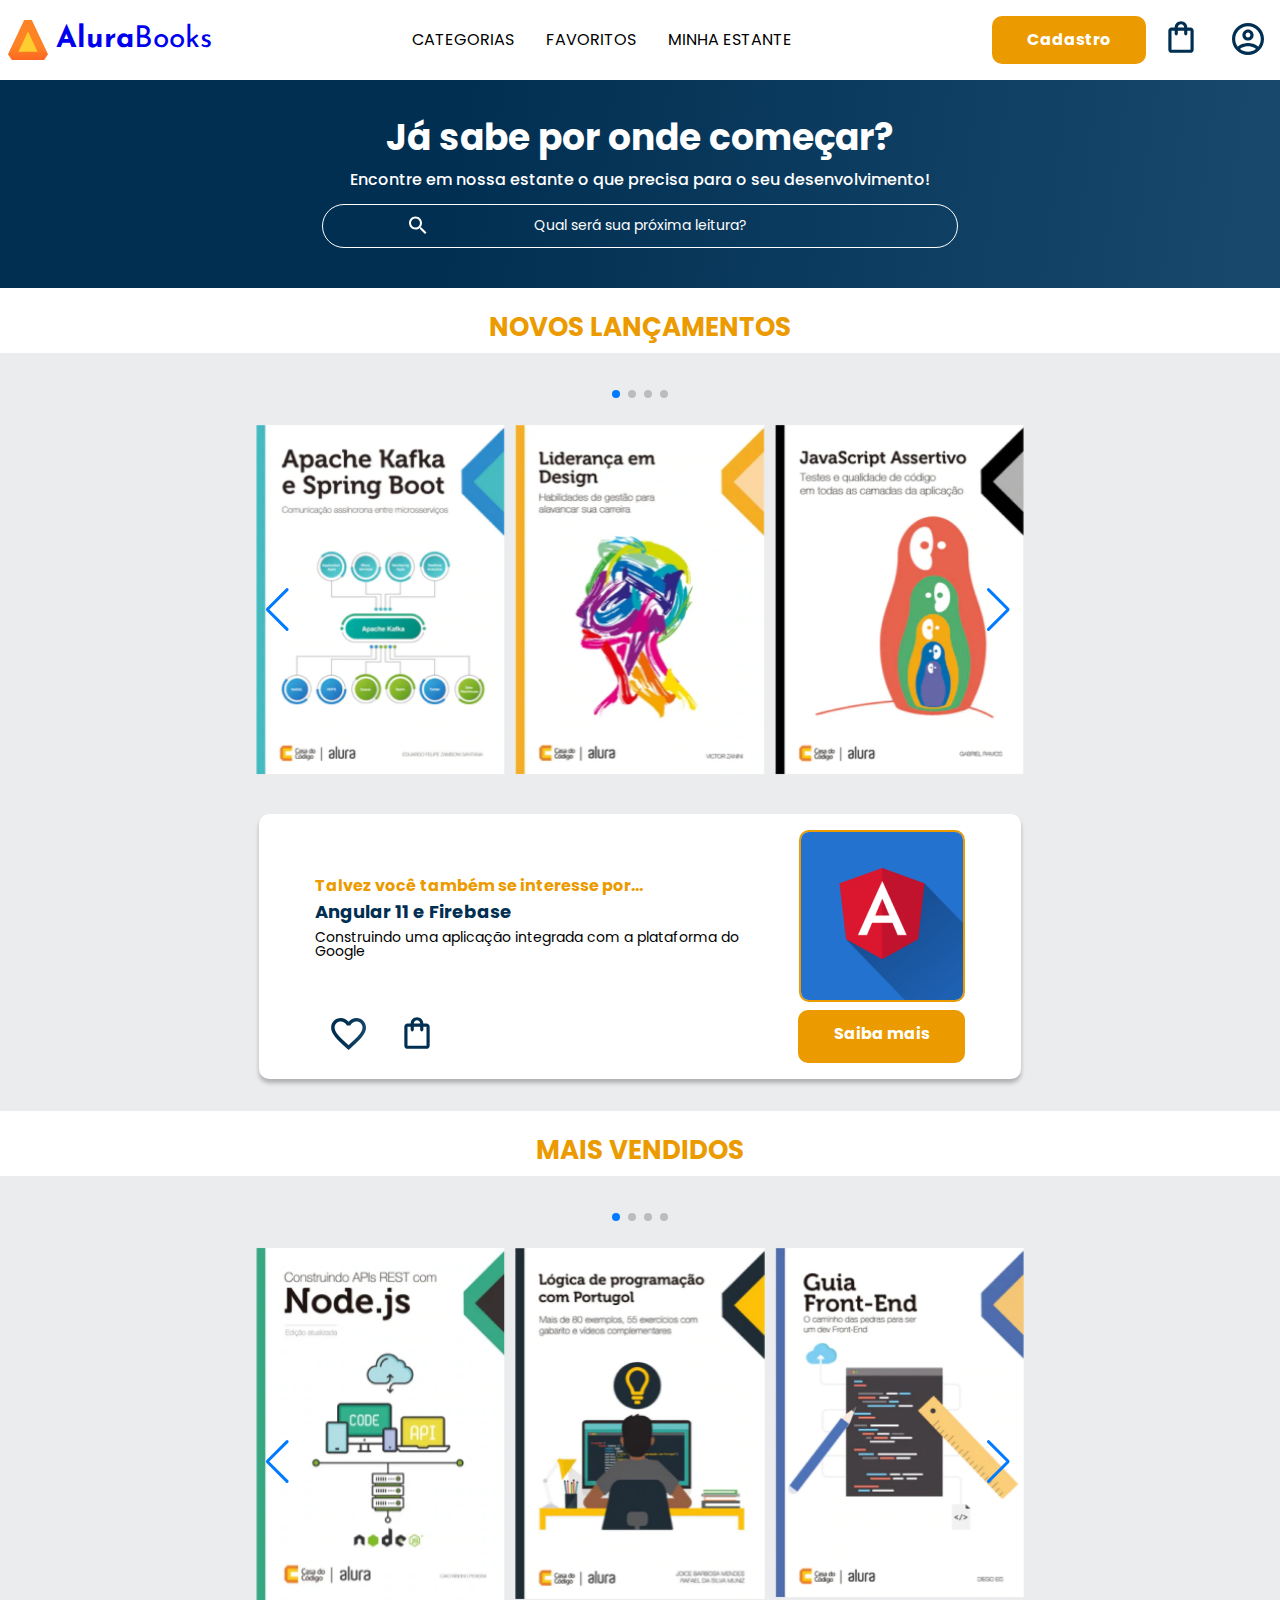
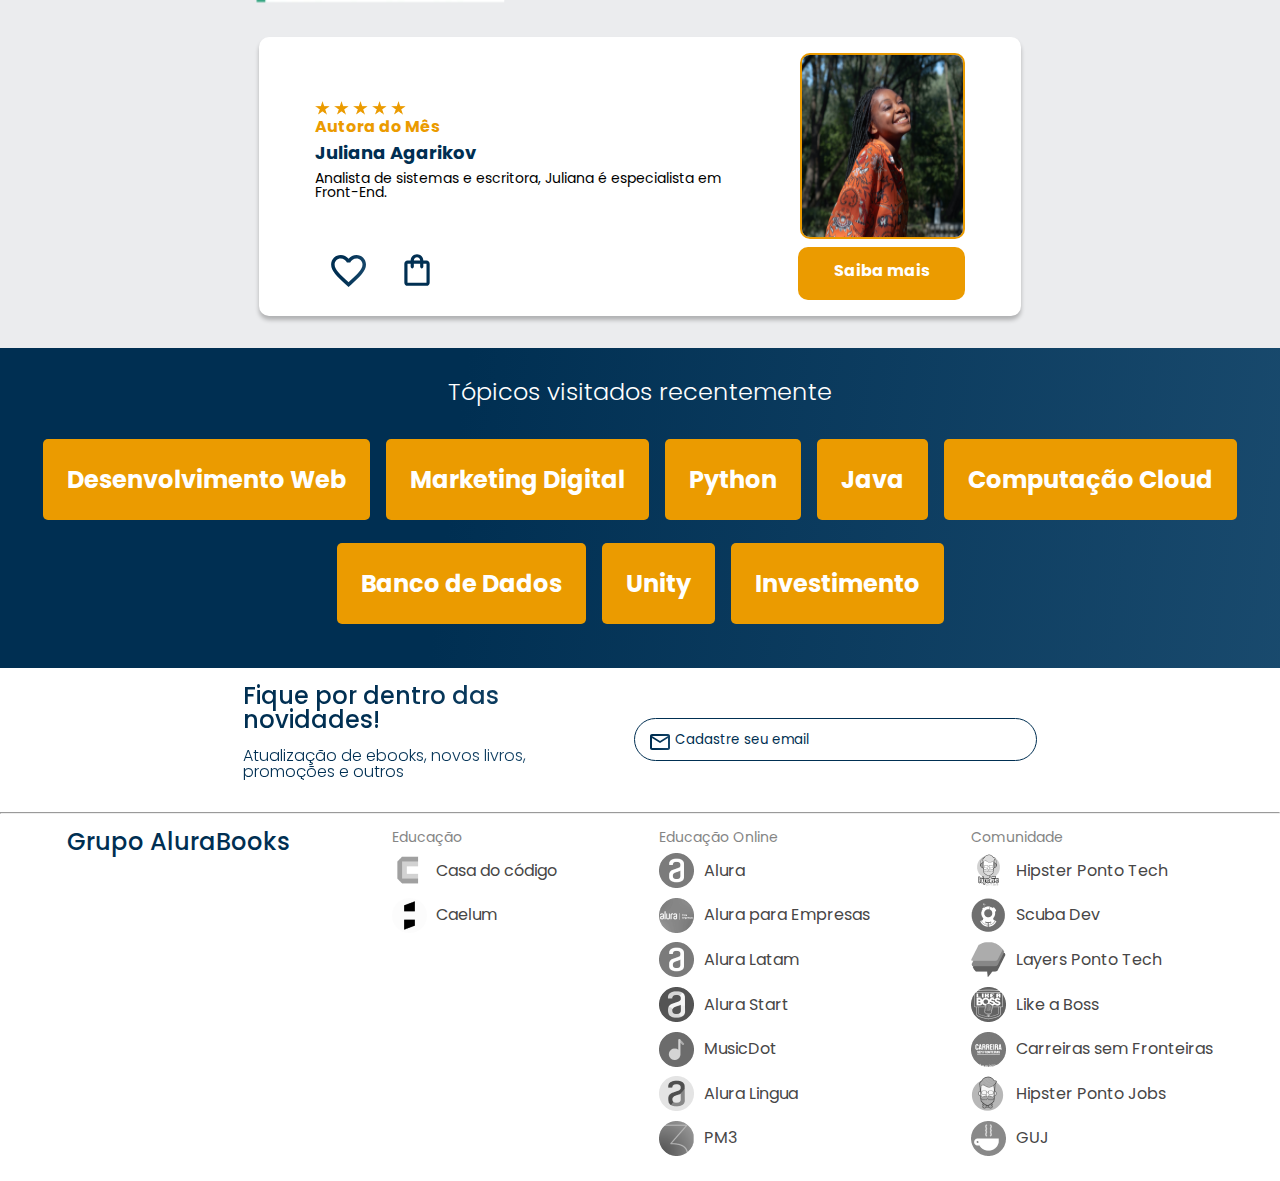
<file: index.html>
<!DOCTYPE html>
<html lang="pt-br">

<head>
    <meta charset="UTF-8">
    <meta name="viewport" content="width=device-width, initial-scale=1.0">
    <title>AluraBooks</title>
    <link rel="preconnect" href="https://fonts.googleapis.com">
    <link rel="preconnect" href="https://fonts.gstatic.com" crossorigin>
    <link
        href="https://fonts.googleapis.com/css2?family=Inter:wght@400;700&family=Poppins:wght@300;400;500;700&display=swap"
        rel="stylesheet">
    <link rel="stylesheet" href="https://cdn.jsdelivr.net/npm/swiper@10/swiper-bundle.min.css" />
    <link
        href="https://fonts.googleapis.com/css2?family=Inter:wght@400;700&family=Josefin+Sans:wght@400;700&display=swap"
        rel="stylesheet">
    <link rel="stylesheet" href="./assets/css/style.css">
    
</head>

<body>
    <header class="cabecalho">
        <div class="container">
            <input type="checkbox" id="menu" class="container__botao">
            <label for="menu" class="container__rotulo">
                <span class="cabecalho__menu-hamburguer container__imagem"></span>
            </label>
            <ul class="lista-menu">
                <li class="lista-menu__titulo">Categorias</li>
                <li class="lista-menu__item">
                    <a href="#" class="lista-menu__link">Programação</a>
                </li>
                <li class="lista-menu__item">
                    <a href="#" class="lista-menu__link">Front-end</a>
                </li>
                <li class="lista-menu__item">
                    <a href="#" class="lista-menu__link">Infraestrutura</a>
                </li>
                <li class="lista-menu__item">
                    <a href="#" class="lista-menu__link">Business</a>
                </li>
                <li class="lista-menu__item">
                    <a href="#" class="lista-menu__link">Design & UX</a>
                </li>
            </ul>
            <img class="container__imagem" src="./assets/img/Logo.svg" alt="Logo da AluraBooks">
            <a class="link-logo" href="./index.html"> <h1 class="container__titulo"><b class="container__titulo--negrito">Alura</b>Books</h1></a>
        </div>

        <ul class="opcoes">
            <input type="checkbox" id="opcoes-menu" class="opcoes__botao">
            <label for="opcoes-menu" class="opcoes__rotulo">
                <li class="opcoes__item">Categorias</li>
            </label>

            <ul class="lista-menu">
                <li class="lista-menu__item">
                    <a href="#" class="lista-menu__link">Programação</a>
                </li>
                <li class="lista-menu__item">
                    <a href="#" class="lista-menu__link">Front-end</a>
                </li>
                <li class="lista-menu__item">
                    <a href="#" class="lista-menu__link">Infraestrutura</a>
                </li>
                <li class="lista-menu__item">
                    <a href="#" class="lista-menu__link">Business</a>
                </li>
                <li class="lista-menu__item">
                    <a href="#" class="lista-menu__link">Design & UX</a>
                </li>
            </ul>

            <li class="opcoes__item"><a href="#" class="opcoes__link">Favoritos</a></li>
            <li class="opcoes__item"><a href="./loja.html" class="opcoes__link">Minha estante</a></li>
        </ul>

        <div class="container">
            <a href="./cadastro.html" class="btn-cadastro">Cadastro</a>
            <a href="#"><img class="container__imagem container__imagem-transparente" src="./assets/img/Favoritos.svg"
                    alt="Meus Favoritos"></a>
            <a href="./loja.html" class="container__link"><img class="container__imagem" src="./assets/img/Compras.svg"
                    alt="Carrinhos de Compras">
                <p class="container__texto">Minha Sacola</p>
            </a>
            <a href="#" class="container__link"><img class="container__imagem" src="./assets/img/Usuário.svg"
                    alt="Meu perfil">
                <p class="container__texto">Meu Perfil</p>
            </a>
        </div>
    </header>
    <section class="banner">
        <h2 class="banner__titulo">Já sabe por onde começar?</h2>
        <p class="banner__texto">Encontre em nossa estante o que precisa para o seu desenvolvimento!</p>
        <input type="text" class="banner__pesquisa" placeholder="Qual será sua próxima leitura?">
    </section>
    <section class="carrossel">
        <h2 class="carrossel__titulo">Novos lançamentos</h2>
        <!-- Slider main container -->
        <div class="carrossel__container">
            <div class="swiper">
                <!-- Additional required wrapper -->
                <!-- If we need pagination -->
                <div class="swiper-pagination"></div>
                <div class="swiper-wrapper">
                    <!-- Slides -->
                    <div class="swiper-slide"><img src="./assets/img/ApacheKafka.png"
                            alt="Livro sobre apache kafka e spring boot da alurabooks"></div>
                    <div class="swiper-slide"><img src="./assets/img/Liderança.png"
                            alt="Livro sobre Liderança em design da alurabooks"></div>
                    <div class="swiper-slide"><img src="./assets/img/Javascript.png"
                            alt="Livro sobre Javascript assertivo da alurabooks"></div>
                    <div class="swiper-slide"><img src="./assets/img/Guia Front-end.png"
                            alt="Livro de um guia de estudos no frontend"></div>
                    <div class="swiper-slide"><img src="./assets/img/Portugol.png" alt="Livro sobre Portugol"></div>
                    <div class="swiper-slide"><img src="./assets/img/Nodejs.png" alt="Livro sobre Nodejs"></div>

                </div>

                <!-- If we need navigation buttons -->
                <div class="swiper-button-prev"></div>
                <div class="swiper-button-next"></div>
            </div>

            <div class="card">
                <div class="card__descricao">
                    <div class="descricao">
                        <h3 class="descricao__titulo">Talvez você também se interesse por...</h3>
                        <h2 class="descricao__titulo-livro">Angular 11 e Firebase</h2>
                        <p class="descricao__texto">Construindo uma aplicação integrada com a plataforma do Google</p>
                    </div>
                    <img class="descricao__imagem" src="./assets/img/Angular.png" alt="Livro sobre Angular 11">
                </div>
                <div class="card__botoes">
                    <ul class="botoes">
                        <li class="botoes__item"><img src="./assets/img/Favoritos.svg" alt="Favoritar livro"></li>
                        <li class="botoes__item"><img src="./assets/img/Compras.svg" alt="Adicionar ao carrinho"></li>
                    </ul>
                    <a href="#" class="botoes__ancora">Saiba mais</a>
                </div>
            </div>
        </div>

        <h2 class="carrossel__titulo">Mais vendidos</h2>
        <!-- Slider main container -->
        <div class="carrossel__container">
        <div class="swiper">
            <!-- Additional required wrapper -->
           
                <!-- If we need pagination -->
                <div class="swiper-pagination"></div>
                <div class="swiper-wrapper">
                    <!-- Slides -->
                    <div class="swiper-slide"><img src="./assets/img/Nodejs.png" alt="Livro sobre Nodejs"></div>
                    <div class="swiper-slide"><img src="./assets/img/Portugol.png" alt="Livro sobre Portugol"></div>
                    <div class="swiper-slide"><img src="./assets/img/Guia Front-end.png"
                            alt="Livro de um guia de estudos no frontend"></div>
                    <div class="swiper-slide"><img src="./assets/img/ApacheKafka.png"
                            alt="Livro sobre apache kafka e spring boot da alurabooks"></div>
                    <div class="swiper-slide"><img src="./assets/img/Liderança.png"
                            alt="Livro sobre Liderança em design da alurabooks"></div>
                    <div class="swiper-slide"><img src="./assets/img/Javascript.png"
                            alt="Livro sobre Javascript assertivo da alurabooks"></div>

                    <div class="swiper-button-prev"></div>
                    <div class="swiper-button-next"></div>

                </div>
            </div>


            <div class="card">
                <!-- 1º linha -->
                <div class="card__descricao">
                    <!-- 1º coluna -->
                    <div class="descricao">
                        <img src="./assets/img/Estrelinhas.png" alt="Avaliação 5 estrelas">
                        <h3 class="descricao__titulo">Autora do Mês</h3>
                        <h2 class="descricao__titulo-livro">Juliana Agarikov</h2>
                        <p class="descricao__texto">Analista de sistemas e escritora, Juliana é especialista em
                            Front-End.
                        </p>
                    </div>
                    <!-- 2º coluna -->
                    <img src="./assets/img/Perfil-escritora 1-1.png" class="descricao__imagem">
                </div>

                <!-- 2º linha -->
                <div class="card__botoes">
                    <!-- 1º coluna -->
                    <ul class="botoes">
                        <li class="botoes__item"><img src="./assets/img/Favoritos.svg" alt="Favoritar livro"></li>
                        <li class="botoes__item"><img src="./assets/img/Compras.svg"
                                alt="Adicionar no carrinho de compras">
                        </li>
                    </ul>
                    <!-- 2º coluna -->
                    <a href="#" class="botoes__ancora">Saiba mais</a>
                </div>
            </div>
        </div>
    </section>


    <section class="topico">
        <h2 class="topico__titulo">Tópicos visitados recentemente</h2>
        <ul class="topico__lista">
            <li class="topico__item">
                <a href="#" class="topico__link">Desenvolvimento Web</a>
            </li>
            <li class="topico__item">
                <a href="#" class="topico__link">Marketing Digital</a>
            </li>
            <li class="topico__item">
                <a href="#" class="topico__link">Python</a>
            </li>
            <li class="topico__item">
                <a href="#" class="topico__link">Java</a>
            </li>
            <li class="topico__item">
                <a href="#" class="topico__link">Computação Cloud</a>
            </li>
            <li class="topico__item">
                <a href="#" class="topico__link">Banco de Dados</a>
            </li>
            <li class="topico__item">
                <a href="#" class="topico__link">Unity</a>
            </li>
            <li class="topico__item">
                <a href="#" class="topico__link">Investimento</a>
            </li>
        </ul>
    </section>

    <section class="contato">
        <div class="contato__descricao">
            <h2 class="contato__titulo">Fique por dentro das novidades!</h2>
            <p class="contato__texto">Atualização de ebooks, novos livros, promoções e outros</p>
        </div>
        <input type="email" placeholder="Cadastre seu email" class="contato__email">
    </section>

    <hr>

    <footer class="rodape">
        <h2 class="rodape__titulo">Grupo AluraBooks</h2>
        <ul class="lista-rodape">
            <li class="lista-rodape__titulo">Educação</li>
            <li class="lista-rodape__item">
                <img src="./assets/img/CasaDoCodigo.png" alt="Logo da Casa do código">
                <a href="#" class="lista-rodape__link">Casa do código</a>
            </li>
            <li class="lista-rodape__item">
                <img src="./assets/img/Caelum.png" alt="Logo da Caelum">
                <a href="#" class="lista-rodape__link">Caelum</a>
            </li>
        </ul>
        <ul class="lista-rodape">
            <li class="lista-rodape__titulo">Educação Online</li>
            <li class="lista-rodape__item">
                <img src="./assets/img/Alura.png" alt="Logo da Alura">
                <a href="#" class="lista-rodape__link">Alura</a>
            </li>
            <li class="lista-rodape__item">
                <img src="./assets/img/AluraEmpresas.png" alt="Logo da Alura para Empresas">
                <a href="#" class="lista-rodape__link">Alura para Empresas</a>
            </li>
            <li class="lista-rodape__item">
                <img src="./assets/img/AluraLatam.png" alt="Logo da Alura Latam">
                <a href="#" class="lista-rodape__link">Alura Latam</a>
            </li>
            <li class="lista-rodape__item">
                <img src="./assets/img/AluraStart.png" alt="Logo da Alura Start">
                <a href="#" class="lista-rodape__link">Alura Start</a>
            </li>
            <li class="lista-rodape__item">
                <img src="./assets/img/MusicDot.png" alt="Logo da MusicDot">
                <a href="#" class="lista-rodape__link">MusicDot</a>
            </li>
            <li class="lista-rodape__item">
                <img src="./assets/img/AluraLingua.png" alt="Logo da Alura Lingua">
                <a href="#" class="lista-rodape__link">Alura Lingua</a>
            </li>
            <li class="lista-rodape__item">
                <img src="./assets/img/PM3.png" alt="Logo da PM3">
                <a href="#" class="lista-rodape__link">PM3</a>
            </li>
        </ul>

        <ul class="lista-rodape">
            <li class="lista-rodape__titulo">Comunidade</li>
            <li class="lista-rodape__item">
                <img src="./assets/img/HipstersTech.png" alt="Logo da Hipster Ponto Tech">
                <a href="#" class="lista-rodape__link">Hipster Ponto Tech</a>
            </li>
            <li class="lista-rodape__item">
                <img src="./assets/img/Scuba.png" alt="Logo da Scuba Dev">
                <a href="#" class="lista-rodape__link">Scuba Dev</a>
            </li>
            <li class="lista-rodape__item">
                <img src="./assets/img/Layers.png" alt="Logo da Layers Ponto Tech">
                <a href="#" class="lista-rodape__link">Layers Ponto Tech</a>
            </li>
            <li class="lista-rodape__item">
                <img src="./assets/img/LikeABoss.png" alt="Logo da Like a Boss">
                <a href="#" class="lista-rodape__link">Like a Boss</a>
            </li>
            <li class="lista-rodape__item">
                <img src="./assets/img/CarreiraSemFronteira.png" alt="Logo da Carreiras sem Fronteiras">
                <a href="#" class="lista-rodape__link">Carreiras sem Fronteiras</a>
            </li>
            <li class="lista-rodape__item">
                <img src="./assets/img/HipstersJobs.png" alt="Logo da Hipster Ponto Jobs">
                <a href="#" class="lista-rodape__link">Hipster Ponto Jobs</a>
            </li>
            <li class="lista-rodape__item">
                <img src="./assets/img/GUJ.png" alt="Logo da GUJ">
                <a href="#" class="lista-rodape__link">GUJ</a>
            </li>
        </ul>
    </footer>

    <script src="https://cdn.jsdelivr.net/npm/swiper@10/swiper-bundle.min.js"></script>
    <script>
        const swiper = new Swiper('.swiper', {
            spaceBetween: 10,
            slidesPerView: 3,
            pagination: {
                el: '.swiper-pagination',
                type: 'bullets'
            },
        });
    </script>
</body>

</html>
</file>
<file: assets/css/style.css>
@import url("./header.css");
@import url("./reset.css");
@import url("./banner.css");
@import url("./carrossel.css");
@import url("./topico.css");
@import url("./contato.css");
@import url("./rodape.css");
@import url("./cadastro.css");
@import url("./formulario.css");
@import url("./loja.css");


:root {
    --cor-de-fundo: #EBECEE;
    --branco: #FFFFFF;
    --laranja: #EB9B00;
    --laranja-escuro: #eb8500;
    --azul: #002F52;
    --preto: #000000;
    --cinza: #474646;
    --cinza-claro: #858585;
    --vermelho: #D94937;
    --text-title-color: #fc6621;
    --text-description-color: #fc6621;
    --text-price-color: #002f52;
    --text-author-color: #858585;
    --text-tag-color: #9c9c9c;
    --azul-degrade: linear-gradient(97.54deg, #002F52 35.49%, #326589 165.37%);
    --fonte-principal: "Poppins";
    --fonte-secundaria: "Josefin Sans";
}

* {
    margin: 0;
    padding: 0;
}

body {
    background-color: var(--cor-de-fundo);
    font-family: var(--fonte-principal);
    font-size: 16px;
    font-weight: 400;
}
</file>
